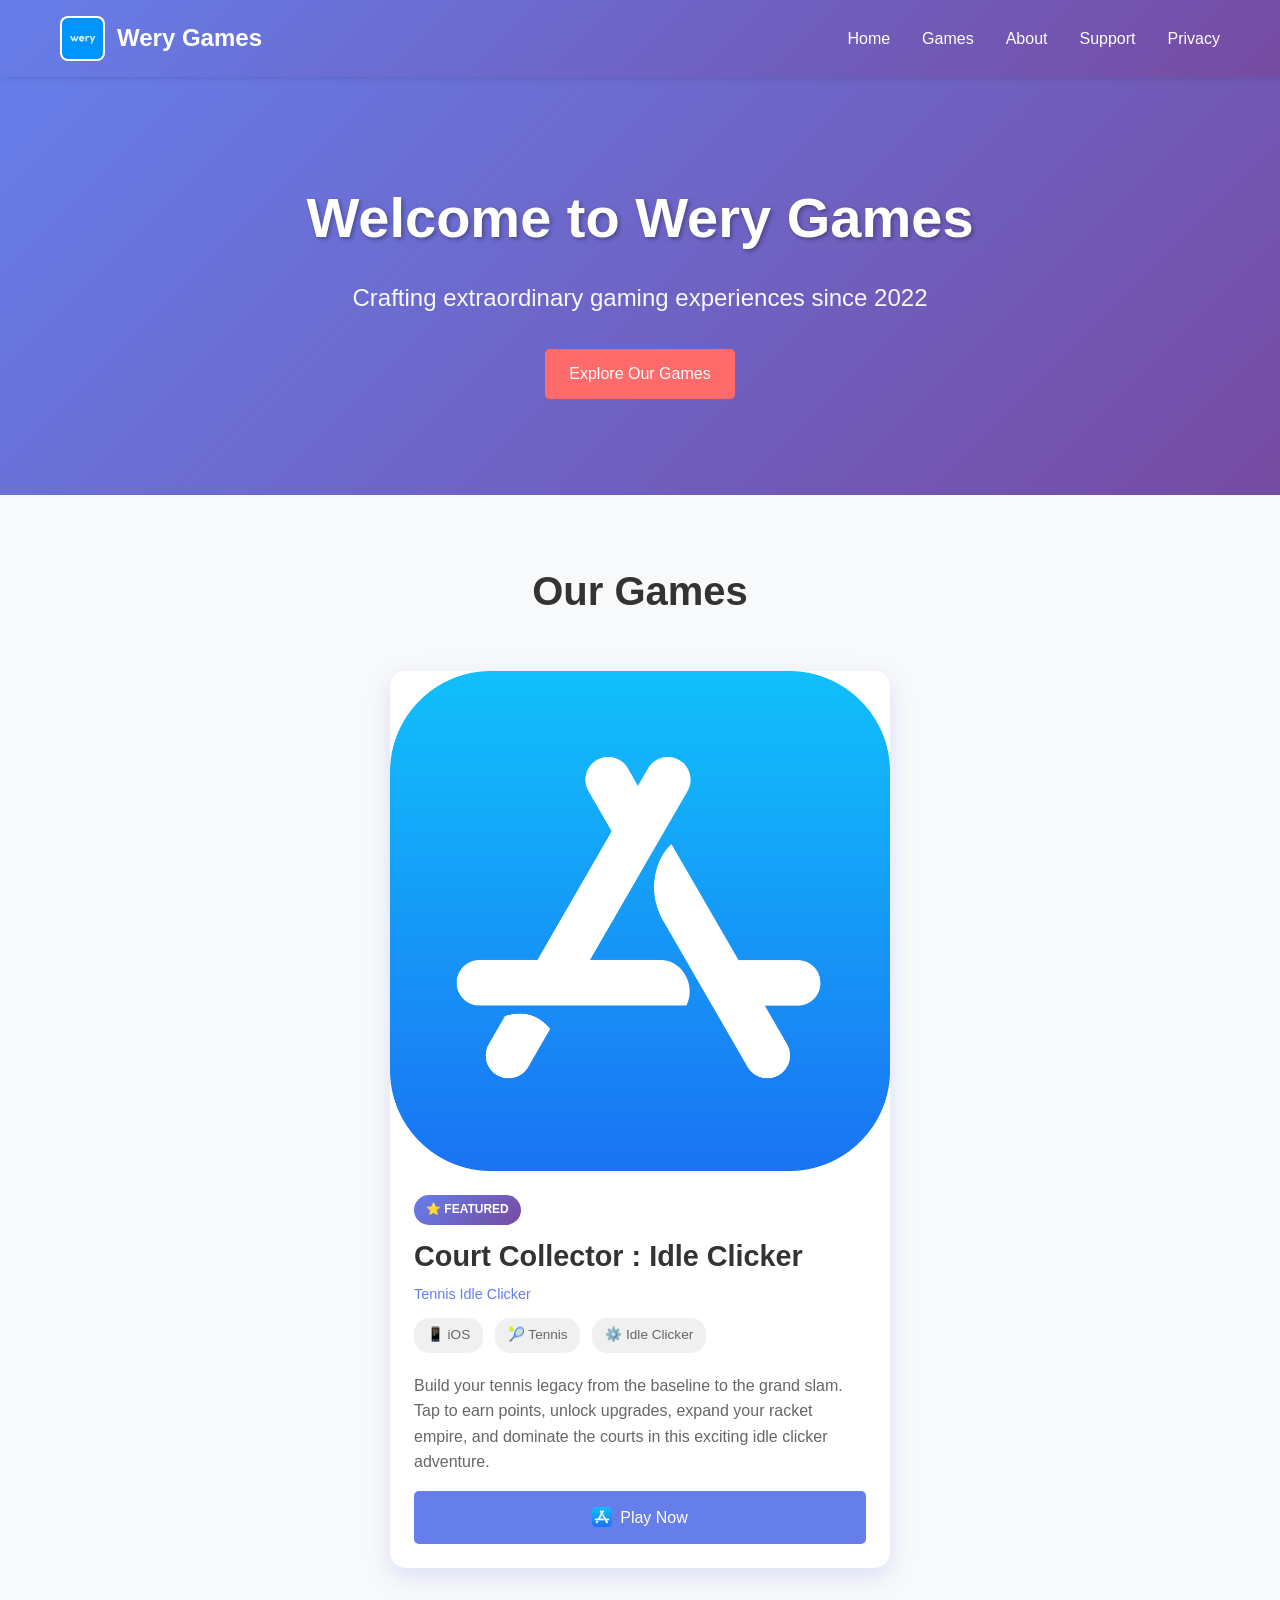
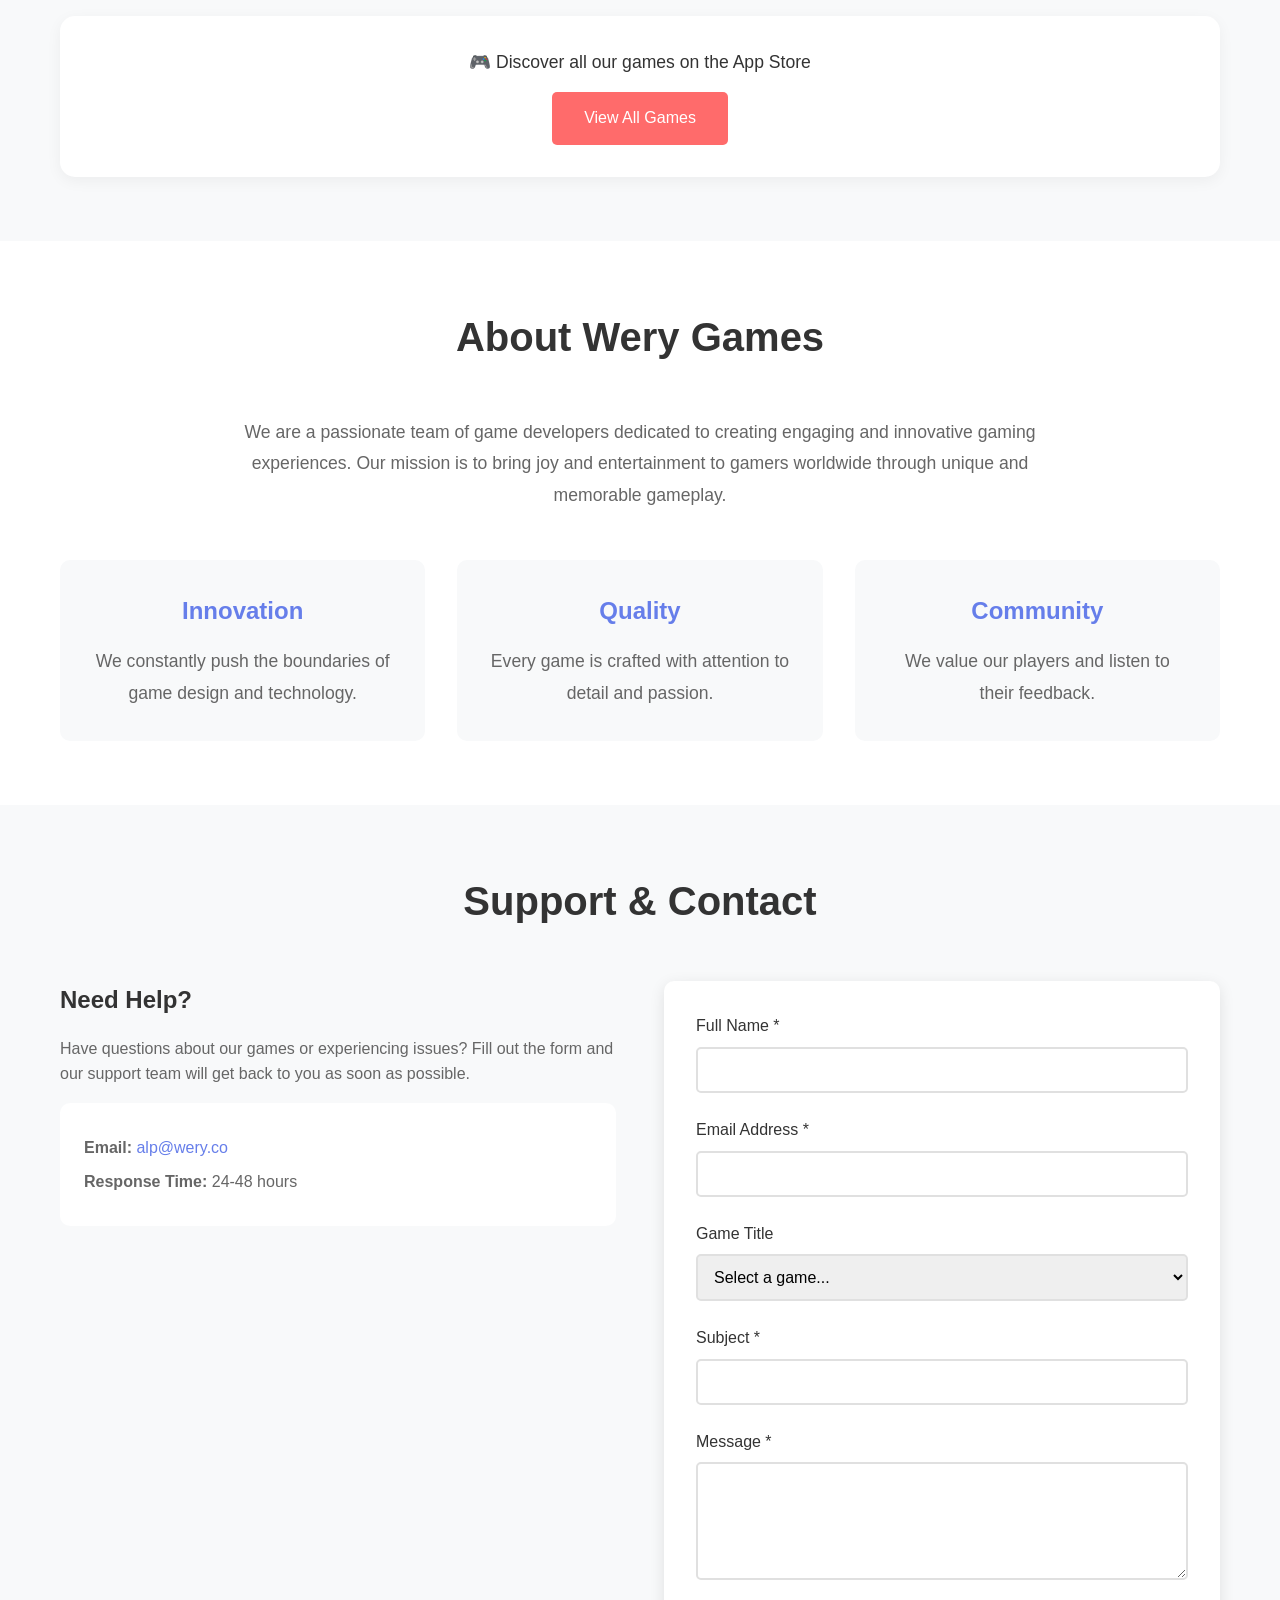
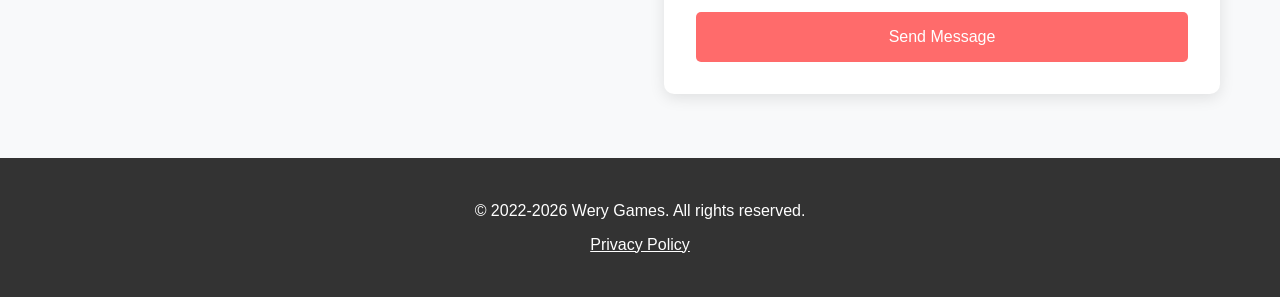
<file: index.html>
<!DOCTYPE html>
<html lang="en">
<head>
    <meta charset="UTF-8">
    <meta name="viewport" content="width=device-width, initial-scale=1.0">
    <title>Wery Games - Huemino</title>
    <link rel="stylesheet" href="styles.css">
</head>
<body>
    <!-- Navigation -->
    <nav class="navbar">
        <div class="container">
            <div class="logo">
                <img src="assets/wery_games_logo.jpeg" alt="Wery Games" class="logo-img">
                <span>Wery Games</span>
            </div>
            <button class="hamburger" id="hamburger">
                <span></span>
                <span></span>
                <span></span>
            </button>
            <ul class="nav-links" id="navLinks">
                <li><a href="#home">Home</a></li>
                <li><a href="#games">Games</a></li>
                <li><a href="#about">About</a></li>
                <li><a href="#support">Support</a></li>
                <li><a href="privacy.html">Privacy</a></li>
            </ul>
        </div>
    </nav>

    <!-- Hero Section -->
    <section id="home" class="hero">
        <div class="container">
            <div class="hero-content">
                <h1>Welcome to Wery Games</h1>
                <p>Crafting extraordinary gaming experiences since 2022</p>
                <a href="#games" class="btn btn-primary">Explore Our Games</a>
            </div>
        </div>
    </section>

    <!-- Games Section -->
    <section id="games" class="games">
        <div class="container">
            <h2>Our Games</h2>
            <div class="games-grid">
                <div class="game-card featured">
                    <div class="game-image-wrapper">
                        <img src="App_Store.png" alt="Court Collector : Idle Clicker" class="game-image">
                    </div>
                    <div class="game-card-content">
                        <span class="featured-badge">⭐ Featured</span>
                        <h3>Court Collector : Idle Clicker</h3>
                        <p class="game-subtitle">Tennis Idle Clicker</p>
                        <div class="game-features">
                            <span>📱 iOS</span>
                            <span>🎾 Tennis</span>
                            <span>⚙️ Idle Clicker</span>
                        </div>
                        <p class="game-description">Build your tennis legacy from the baseline to the grand slam. Tap to earn points, unlock upgrades, expand your racket empire, and dominate the courts in this exciting idle clicker adventure.</p>
                        <a href="https://apps.apple.com/us/app/court-collector-idle-clicker/id6821878642" class="btn btn-secondary" target="_blank">
                            <img src="App_Store.png" alt="App Store" class="store-icon">
                            Play Now
                        </a>
                    </div>
                </div>
            </div>

            <div class="more-games">
                <p>🎮 Discover all our games on the App Store</p>
                <a href="https://apps.apple.com/sb/developer/wery-games-limited/id1644559204" class="btn btn-primary" target="_blank">View All Games</a>
            </div>
        </div>
    </section>

    <!-- About Section -->
    <section id="about" class="about">
        <div class="container">
            <h2>About Wery Games</h2>
            <div class="about-content">
                <p>We are a passionate team of game developers dedicated to creating engaging and innovative gaming experiences. Our mission is to bring joy and entertainment to gamers worldwide through unique and memorable gameplay.</p>
                <div class="values">
                    <div class="value-item">
                        <h3>Innovation</h3>
                        <p>We constantly push the boundaries of game design and technology.</p>
                    </div>
                    <div class="value-item">
                        <h3>Quality</h3>
                        <p>Every game is crafted with attention to detail and passion.</p>
                    </div>
                    <div class="value-item">
                        <h3>Community</h3>
                        <p>We value our players and listen to their feedback.</p>
                    </div>
                </div>
            </div>
        </div>
    </section>

    <!-- Support Section -->
    <section id="support" class="support">
        <div class="container">
            <h2>Support & Contact</h2>
            <div class="support-container">
                <div class="support-info">
                    <h3>Need Help?</h3>
                    <p>Have questions about our games or experiencing issues? Fill out the form and our support team will get back to you as soon as possible.</p>
                    <div class="contact-info">
                        <p><strong>Email:</strong> <a href="mailto:alp@wery.co">alp@wery.co</a></p>
                        <p><strong>Response Time:</strong> 24-48 hours</p>
                    </div>
                </div>
                <form class="support-form" id="supportForm">
                    <div class="form-group">
                        <label for="name">Full Name *</label>
                        <input type="text" id="name" name="name" required>
                    </div>
                    <div class="form-group">
                        <label for="email">Email Address *</label>
                        <input type="email" id="email" name="email" required>
                    </div>
                    <div class="form-group">
                        <label for="game">Game Title</label>
                        <select id="game" name="game">
                            <option value="">Select a game...</option>
                            <option value="Court Collector : Idle Clicker">Court Collector : Idle Clicker</option>
                            <option value="Huemino">Huemino</option>
                        </select>
                    </div>
                    <div class="form-group">
                        <label for="subject">Subject *</label>
                        <input type="text" id="subject" name="subject" required>
                    </div>
                    <div class="form-group">
                        <label for="message">Message *</label>
                        <textarea id="message" name="message" rows="5" required></textarea>
                    </div>
                    <button type="submit" class="btn btn-primary">Send Message</button>
                </form>
            </div>
        </div>
    </section>

    <!-- Footer -->
    <footer class="footer">
        <div class="container">
            <p>&copy; 2022-2026 Wery Games. All rights reserved.</p>
            <p><a href="privacy.html">Privacy Policy</a></p>
        </div>
    </footer>

    <script src="script.js"></script>
</body>
</html>
</file>
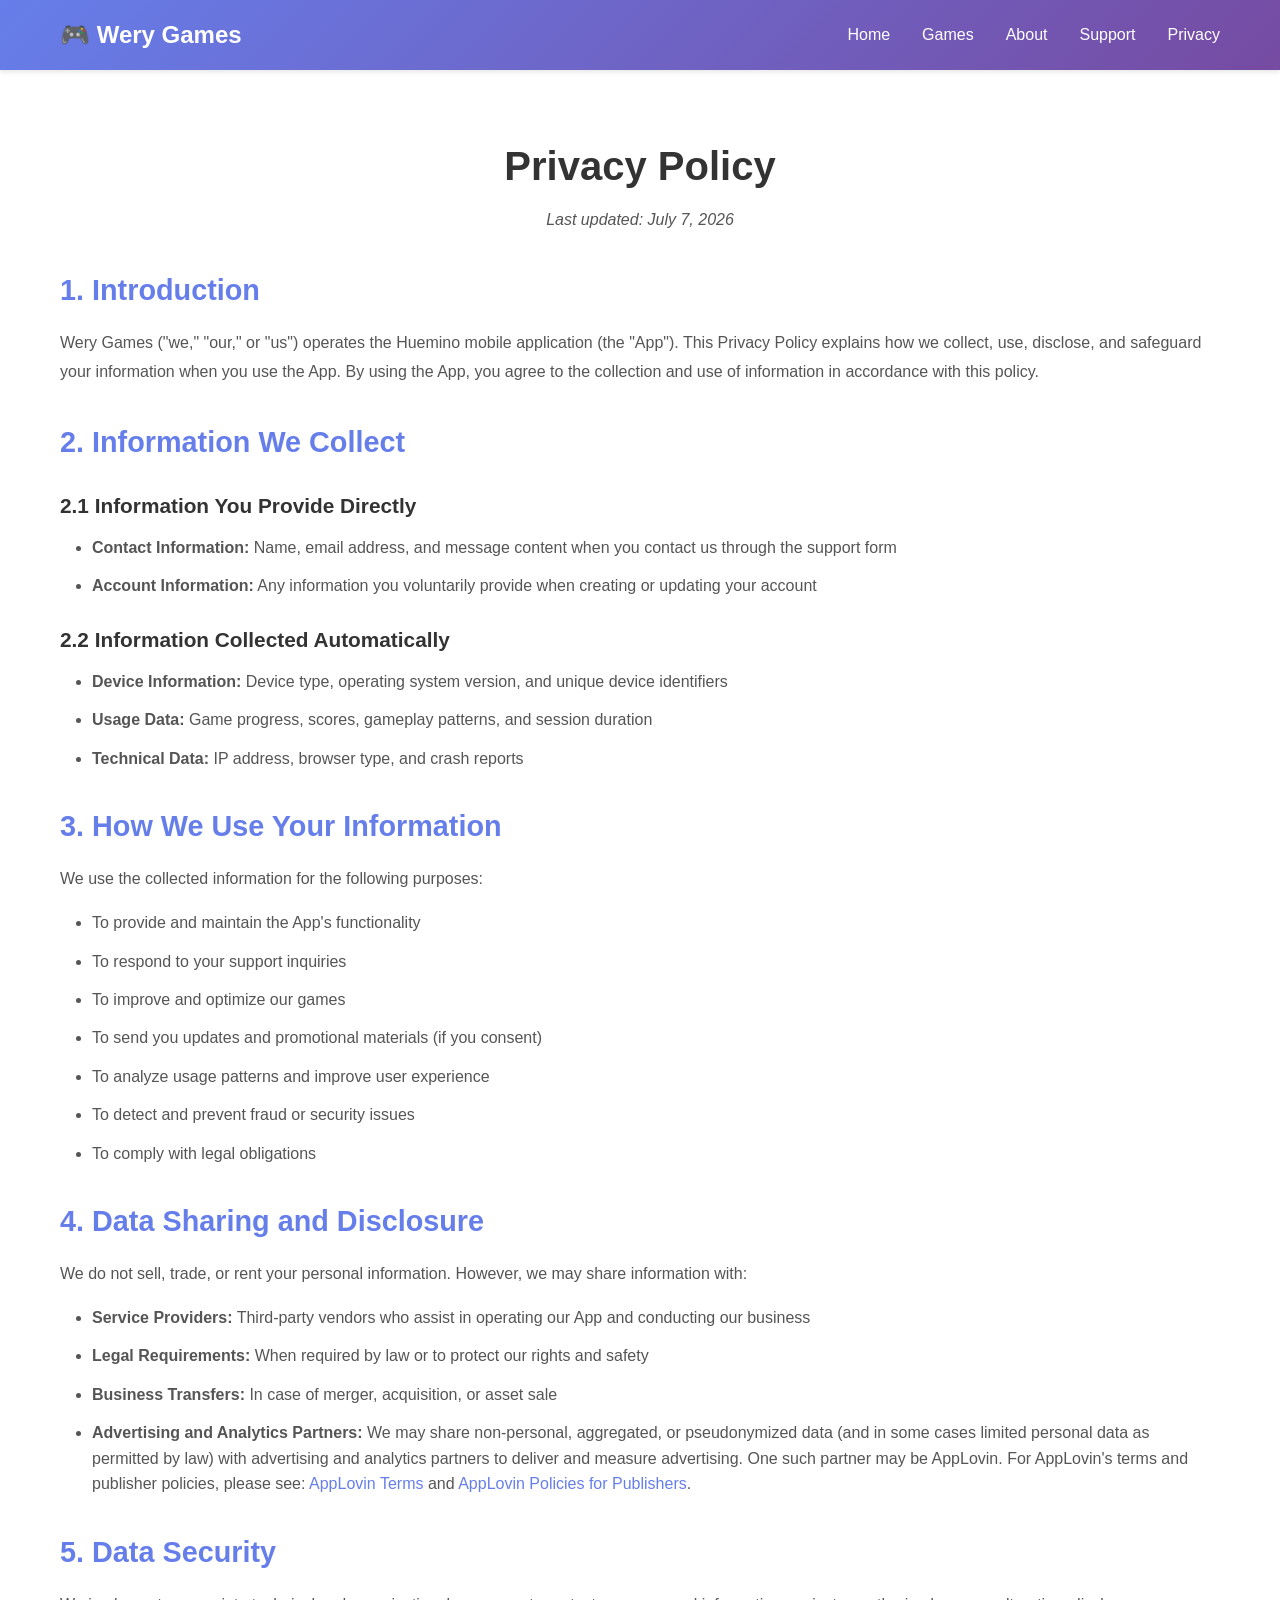
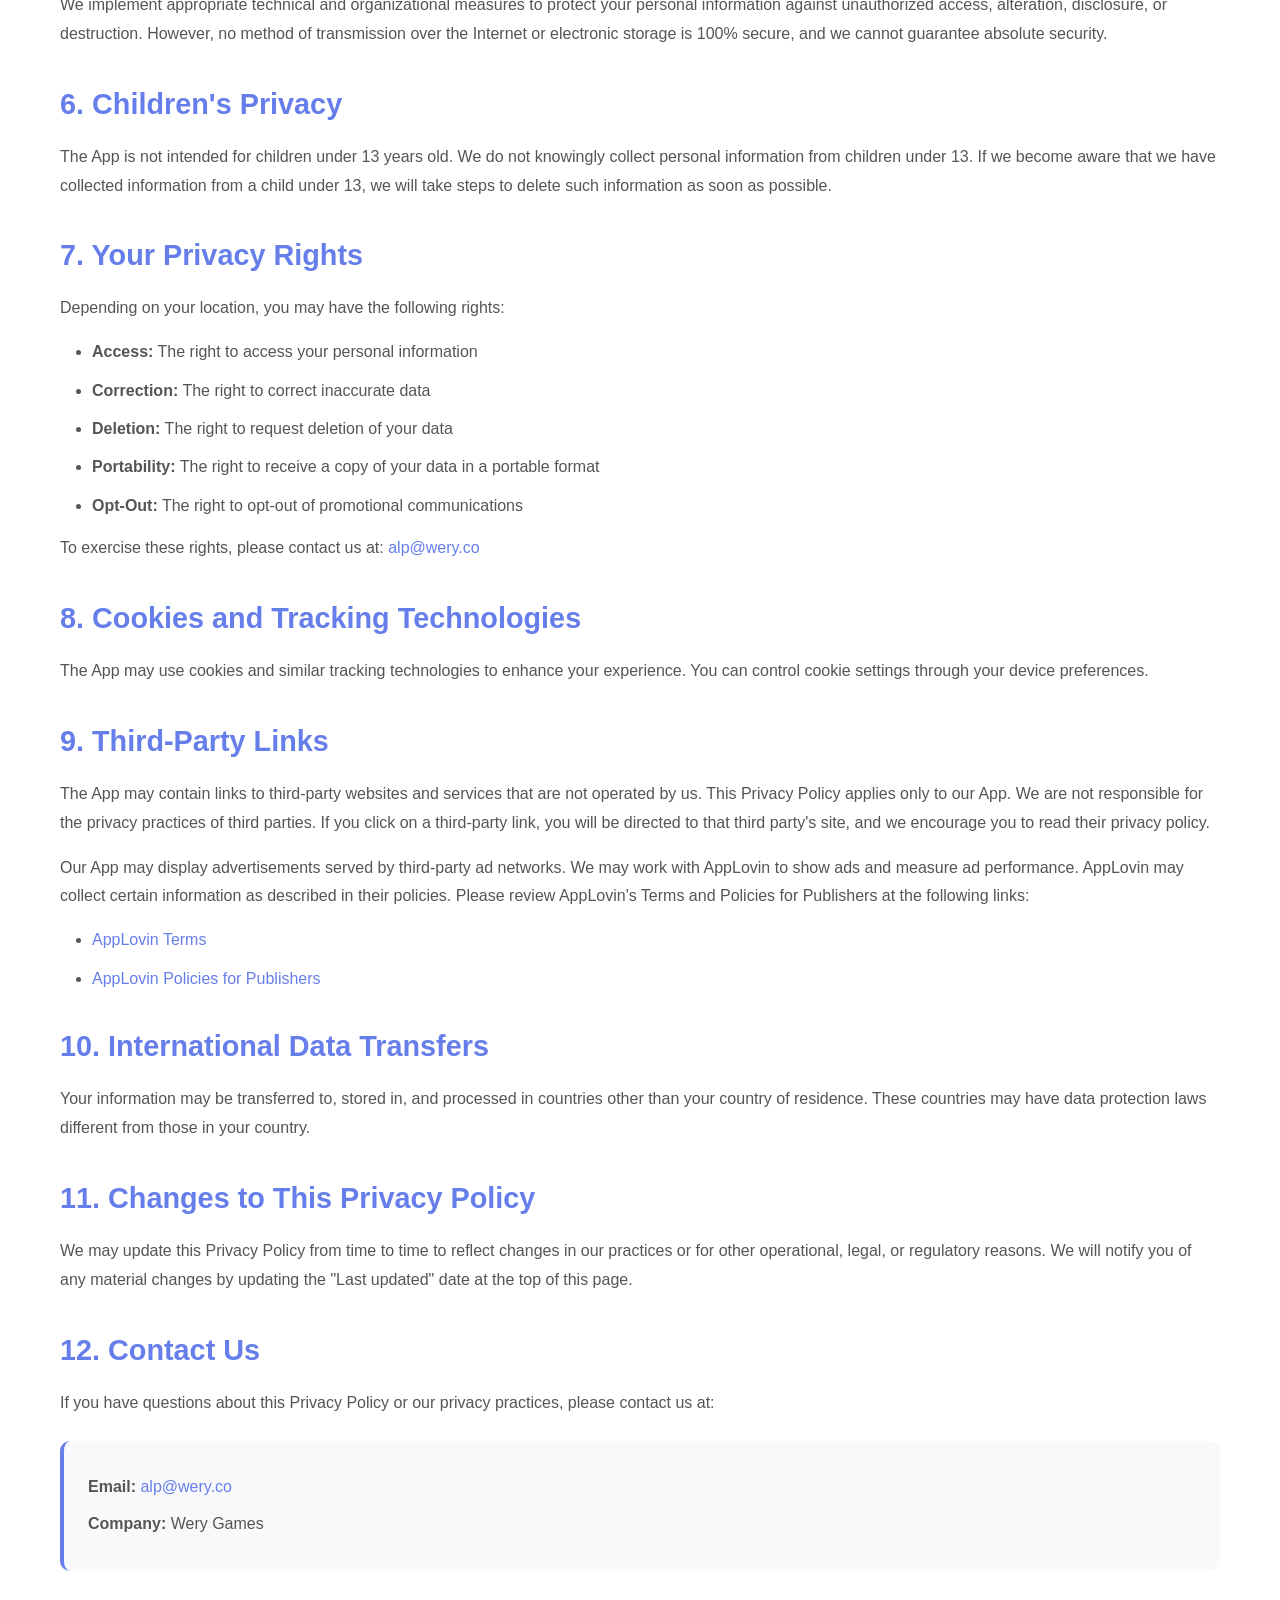
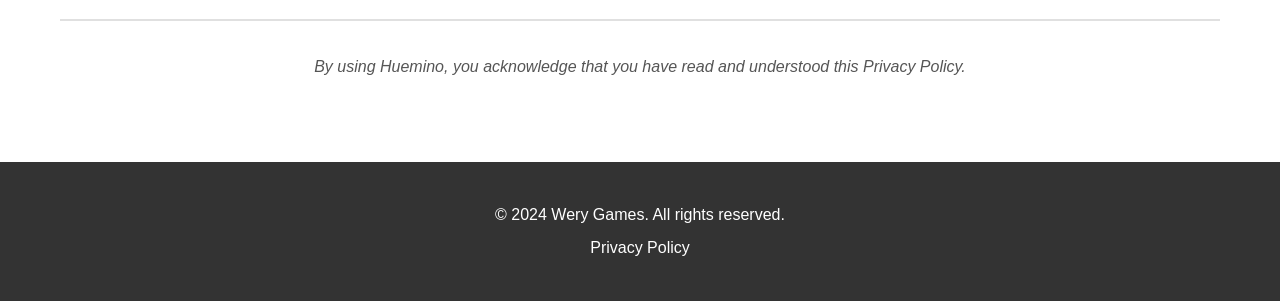
<file: privacy.html>
<!DOCTYPE html>
<html lang="en">
<head>
    <meta charset="UTF-8">
    <meta name="viewport" content="width=device-width, initial-scale=1.0">
    <title>Privacy Policy - Wery Games</title>
    <link rel="stylesheet" href="styles.css">
</head>
<body>
    <!-- Navigation -->
    <nav class="navbar">
        <div class="container">
            <div class="logo">🎮 Wery Games</div>
            <ul class="nav-links">
                <li><a href="index.html#home">Home</a></li>
                <li><a href="index.html#games">Games</a></li>
                <li><a href="index.html#about">About</a></li>
                <li><a href="index.html#support">Support</a></li>
                <li><a href="privacy.html">Privacy</a></li>
            </ul>
        </div>
    </nav>

    <!-- Privacy Policy Section -->
    <section class="privacy-section">
        <div class="container">
            <h1>Privacy Policy</h1>
            <p class="last-updated">Last updated: July 7, 2026</p>

            <h2>1. Introduction</h2>
            <p>Wery Games ("we," "our," or "us") operates the Huemino mobile application (the "App"). This Privacy Policy explains how we collect, use, disclose, and safeguard your information when you use the App. By using the App, you agree to the collection and use of information in accordance with this policy.</p>

            <h2>2. Information We Collect</h2>
            <h3>2.1 Information You Provide Directly</h3>
            <ul>
                <li><strong>Contact Information:</strong> Name, email address, and message content when you contact us through the support form</li>
                <li><strong>Account Information:</strong> Any information you voluntarily provide when creating or updating your account</li>
            </ul>

            <h3>2.2 Information Collected Automatically</h3>
            <ul>
                <li><strong>Device Information:</strong> Device type, operating system version, and unique device identifiers</li>
                <li><strong>Usage Data:</strong> Game progress, scores, gameplay patterns, and session duration</li>
                <li><strong>Technical Data:</strong> IP address, browser type, and crash reports</li>
            </ul>

            <h2>3. How We Use Your Information</h2>
            <p>We use the collected information for the following purposes:</p>
            <ul>
                <li>To provide and maintain the App's functionality</li>
                <li>To respond to your support inquiries</li>
                <li>To improve and optimize our games</li>
                <li>To send you updates and promotional materials (if you consent)</li>
                <li>To analyze usage patterns and improve user experience</li>
                <li>To detect and prevent fraud or security issues</li>
                <li>To comply with legal obligations</li>
            </ul>

            <h2>4. Data Sharing and Disclosure</h2>
            <p>We do not sell, trade, or rent your personal information. However, we may share information with:</p>
            <ul>
                <li><strong>Service Providers:</strong> Third-party vendors who assist in operating our App and conducting our business</li>
                <li><strong>Legal Requirements:</strong> When required by law or to protect our rights and safety</li>
                <li><strong>Business Transfers:</strong> In case of merger, acquisition, or asset sale</li>
                <li><strong>Advertising and Analytics Partners:</strong> We may share non-personal, aggregated, or pseudonymized data (and in some cases limited personal data as permitted by law) with advertising and analytics partners to deliver and measure advertising. One such partner may be AppLovin. For AppLovin's terms and publisher policies, please see: <a href="https://legal.applovin.com/terms/" target="_blank" rel="noopener noreferrer">AppLovin Terms</a> and <a href="https://legal.applovin.com/policies-publishers/" target="_blank" rel="noopener noreferrer">AppLovin Policies for Publishers</a>.</li>
            </ul>

            <h2>5. Data Security</h2>
            <p>We implement appropriate technical and organizational measures to protect your personal information against unauthorized access, alteration, disclosure, or destruction. However, no method of transmission over the Internet or electronic storage is 100% secure, and we cannot guarantee absolute security.</p>

            <h2>6. Children's Privacy</h2>
            <p>The App is not intended for children under 13 years old. We do not knowingly collect personal information from children under 13. If we become aware that we have collected information from a child under 13, we will take steps to delete such information as soon as possible.</p>

            <h2>7. Your Privacy Rights</h2>
            <p>Depending on your location, you may have the following rights:</p>
            <ul>
                <li><strong>Access:</strong> The right to access your personal information</li>
                <li><strong>Correction:</strong> The right to correct inaccurate data</li>
                <li><strong>Deletion:</strong> The right to request deletion of your data</li>
                <li><strong>Portability:</strong> The right to receive a copy of your data in a portable format</li>
                <li><strong>Opt-Out:</strong> The right to opt-out of promotional communications</li>
            </ul>
            <p>To exercise these rights, please contact us at: <a href="mailto:alp@wery.co">alp@wery.co</a></p>

            <h2>8. Cookies and Tracking Technologies</h2>
            <p>The App may use cookies and similar tracking technologies to enhance your experience. You can control cookie settings through your device preferences.</p>

            <h2>9. Third-Party Links</h2>
            <p>The App may contain links to third-party websites and services that are not operated by us. This Privacy Policy applies only to our App. We are not responsible for the privacy practices of third parties. If you click on a third-party link, you will be directed to that third party's site, and we encourage you to read their privacy policy.</p>
            <p>Our App may display advertisements served by third-party ad networks. We may work with AppLovin to show ads and measure ad performance. AppLovin may collect certain information as described in their policies. Please review AppLovin's Terms and Policies for Publishers at the following links:</p>
            <ul>
                <li><a href="https://legal.applovin.com/terms/" target="_blank" rel="noopener noreferrer">AppLovin Terms</a></li>
                <li><a href="https://legal.applovin.com/policies-publishers/" target="_blank" rel="noopener noreferrer">AppLovin Policies for Publishers</a></li>
            </ul>

            <h2>10. International Data Transfers</h2>
            <p>Your information may be transferred to, stored in, and processed in countries other than your country of residence. These countries may have data protection laws different from those in your country.</p>

            <h2>11. Changes to This Privacy Policy</h2>
            <p>We may update this Privacy Policy from time to time to reflect changes in our practices or for other operational, legal, or regulatory reasons. We will notify you of any material changes by updating the "Last updated" date at the top of this page.</p>

            <h2>12. Contact Us</h2>
            <p>If you have questions about this Privacy Policy or our privacy practices, please contact us at:</p>
            <div class="contact-box">
                <p><strong>Email:</strong> <a href="mailto:alp@wery.co">alp@wery.co</a></p>
                <p><strong>Company:</strong> Wery Games</p>
            </div>

            <p class="footer-note">By using Huemino, you acknowledge that you have read and understood this Privacy Policy.</p>
        </div>
    </section>

    <!-- Footer -->
    <footer class="footer">
        <div class="container">
            <p>&copy; 2024 Wery Games. All rights reserved.</p>
            <p><a href="privacy.html" style="color: white; text-decoration: none;">Privacy Policy</a></p>
        </div>
    </footer>
</body>
</html>
</file>
<file: styles.css>
* {
    margin: 0;
    padding: 0;
    box-sizing: border-box;
}

body {
    font-family: 'Segoe UI', Tahoma, Geneva, Verdana, sans-serif;
    line-height: 1.6;
    color: #333;
}

.container {
    max-width: 1200px;
    margin: 0 auto;
    padding: 0 20px;
}

/* Navigation */
.navbar {
    background: linear-gradient(135deg, #667eea 0%, #764ba2 100%);
    color: white;
    padding: 1rem 0;
    position: sticky;
    top: 0;
    z-index: 100;
    box-shadow: 0 2px 5px rgba(0,0,0,0.1);
}

.navbar .container {
    display: flex;
    justify-content: space-between;
    align-items: center;
}

.logo {
    display: flex;
    align-items: center;
    gap: 0.75rem;
    font-size: 1.5rem;
    font-weight: bold;
}

.logo-img {
    width: 45px;
    height: 45px;
    border-radius: 8px;
    object-fit: cover;
    background: white;
    padding: 2px;
}

.nav-links {
    list-style: none;
    display: flex;
    gap: 2rem;
}

.nav-links a {
    color: white;
    text-decoration: none;
    transition: opacity 0.3s;
}

.nav-links a:hover {
    opacity: 0.8;
}

/* Hamburger Menu */
.hamburger {
    display: none;
    flex-direction: column;
    background: none;
    border: none;
    cursor: pointer;
    padding: 0.5rem;
}

.hamburger span {
    width: 25px;
    height: 3px;
    background: white;
    margin: 5px 0;
    transition: all 0.3s;
    border-radius: 2px;
}

.hamburger.active span:nth-child(1) {
    transform: rotate(45deg) translate(10px, 10px);
}

.hamburger.active span:nth-child(2) {
    opacity: 0;
}

.hamburger.active span:nth-child(3) {
    transform: rotate(-45deg) translate(7px, -7px);
}

/* Hero Section */
.hero {
    background: linear-gradient(135deg, #667eea 0%, #764ba2 100%);
    color: white;
    padding: 6rem 0;
    text-align: center;
}

.hero-content h1 {
    font-size: 3.5rem;
    margin-bottom: 1rem;
    text-shadow: 2px 2px 4px rgba(0,0,0,0.3);
}

.hero-content p {
    font-size: 1.5rem;
    margin-bottom: 2rem;
    opacity: 0.95;
}

/* Buttons */
.btn {
    display: inline-block;
    padding: 0.75rem 1.5rem;
    border-radius: 5px;
    text-decoration: none;
    transition: all 0.3s;
    border: none;
    cursor: pointer;
    font-size: 1rem;
    font-weight: 500;
}

.btn-primary {
    background: #ff6b6b;
    color: white;
}

.btn-primary:hover {
    background: #ff5252;
    transform: translateY(-2px);
    box-shadow: 0 5px 15px rgba(255, 107, 107, 0.4);
}

.btn-secondary {
    background: #667eea;
    color: white;
    display: flex;
    align-items: center;
    gap: 0.5rem;
    justify-content: center;
}

.btn-secondary:hover {
    background: #764ba2;
    transform: translateY(-2px);
}

/* Games Section */
.games {
    padding: 4rem 0;
    background: #f8f9fa;
}

.games h2 {
    text-align: center;
    font-size: 2.5rem;
    margin-bottom: 3rem;
    color: #333;
}

.games-grid {
    display: grid;
    grid-template-columns: repeat(auto-fit, minmax(320px, 1fr));
    gap: 2rem;
    max-width: 500px;
    margin: 0 auto 3rem;
}

.game-card {
    background: white;
    border-radius: 15px;
    overflow: hidden;
    box-shadow: 0 4px 15px rgba(0,0,0,0.1);
    transition: transform 0.3s, box-shadow 0.3s;
}

.game-card.featured {
    box-shadow: 0 8px 25px rgba(102, 126, 234, 0.2);
}

.game-card:hover {
    transform: translateY(-10px);
    box-shadow: 0 8px 25px rgba(0,0,0,0.15);
}

.game-card.featured:hover {
    box-shadow: 0 12px 35px rgba(102, 126, 234, 0.3);
}

.game-image-wrapper {
    position: relative;
    width: 100%;
    padding-bottom: 100%;
    overflow: hidden;
}

.game-image {
    position: absolute;
    top: 0;
    left: 0;
    width: 100%;
    height: 100%;
    object-fit: cover;
    display: block;
}

.game-card-content {
    padding: 1.5rem;
    position: relative;
}

.featured-badge {
    display: inline-block;
    background: linear-gradient(135deg, #667eea 0%, #764ba2 100%);
    color: white;
    padding: 0.35rem 0.75rem;
    border-radius: 20px;
    font-size: 0.75rem;
    font-weight: 600;
    margin-bottom: 0.5rem;
    text-transform: uppercase;
}

.game-card h3 {
    color: #333;
    font-size: 1.8rem;
    margin-bottom: 0.25rem;
}

.game-subtitle {
    color: #667eea;
    font-size: 0.9rem;
    font-weight: 500;
    margin-bottom: 0.75rem;
}

.game-description {
    color: #666;
    margin-bottom: 1rem;
    line-height: 1.6;
}

.game-features {
    display: flex;
    gap: 0.75rem;
    flex-wrap: wrap;
    margin-bottom: 1.25rem;
}

.game-features span {
    background: #f0f0f0;
    padding: 0.4rem 0.8rem;
    border-radius: 15px;
    font-size: 0.85rem;
    color: #666;
}

.game-card .btn {
    width: 100%;
    padding: 0.85rem 1.5rem;
}

.store-icon {
    width: 20px;
    height: 20px;
    object-fit: contain;
}

.more-games {
    text-align: center;
    margin-top: 2rem;
    padding: 2rem;
    background: white;
    border-radius: 15px;
    box-shadow: 0 4px 15px rgba(0,0,0,0.05);
}

.more-games p {
    margin-bottom: 1rem;
    font-size: 1.1rem;
    color: #333;
    font-weight: 500;
}

.more-games .btn {
    width: auto;
    padding: 0.85rem 2rem;
}

/* About Section */
.about {
    padding: 4rem 0;
}

.about h2 {
    text-align: center;
    font-size: 2.5rem;
    margin-bottom: 3rem;
    color: #333;
}

.about-content p {
    text-align: center;
    font-size: 1.1rem;
    color: #666;
    margin-bottom: 3rem;
    max-width: 800px;
    margin-left: auto;
    margin-right: auto;
    line-height: 1.8;
}

.values {
    display: grid;
    grid-template-columns: repeat(auto-fit, minmax(250px, 1fr));
    gap: 2rem;
}

.value-item {
    text-align: center;
    padding: 2rem;
    background: #f8f9fa;
    border-radius: 10px;
}

.value-item h3 {
    color: #667eea;
    margin-bottom: 1rem;
    font-size: 1.5rem;
}

.value-item p {
    color: #666;
    margin: 0;
}

/* Support Section */
.support {
    padding: 4rem 0;
    background: #f8f9fa;
}

.support h2 {
    text-align: center;
    font-size: 2.5rem;
    margin-bottom: 3rem;
    color: #333;
}

.support-container {
    display: grid;
    grid-template-columns: 1fr 1fr;
    gap: 3rem;
    align-items: start;
}

.support-info h3 {
    font-size: 1.5rem;
    margin-bottom: 1rem;
    color: #333;
}

.support-info p {
    color: #666;
    margin-bottom: 1rem;
}

.contact-info {
    background: white;
    padding: 1.5rem;
    border-radius: 10px;
    margin-top: 1rem;
}

.contact-info p {
    margin: 0.5rem 0;
}

.contact-info a {
    color: #667eea;
    text-decoration: none;
}

.contact-info a:hover {
    text-decoration: underline;
}

/* Support Form */
.support-form {
    background: white;
    padding: 2rem;
    border-radius: 10px;
    box-shadow: 0 4px 15px rgba(0,0,0,0.1);
}

.form-group {
    margin-bottom: 1.5rem;
}

.form-group label {
    display: block;
    margin-bottom: 0.5rem;
    color: #333;
    font-weight: 500;
}

.form-group input,
.form-group select,
.form-group textarea {
    width: 100%;
    padding: 0.75rem;
    border: 2px solid #e0e0e0;
    border-radius: 5px;
    font-family: inherit;
    font-size: 1rem;
    transition: border-color 0.3s;
}

.form-group input:focus,
.form-group select:focus,
.form-group textarea:focus {
    outline: none;
    border-color: #667eea;
}

.form-group textarea {
    resize: vertical;
}

.support-form .btn {
    width: 100%;
    padding: 1rem;
    font-size: 1rem;
}

/* Privacy Policy Section */
.privacy-section {
    padding: 4rem 0;
    background: white;
}

.privacy-section h1 {
    text-align: center;
    font-size: 2.5rem;
    margin-bottom: 0.5rem;
    color: #333;
}

.privacy-section h2 {
    font-size: 1.8rem;
    margin-top: 2rem;
    margin-bottom: 1rem;
    color: #667eea;
}

.privacy-section h3 {
    font-size: 1.3rem;
    margin-top: 1.5rem;
    margin-bottom: 0.8rem;
    color: #333;
}

.privacy-section p {
    font-size: 1rem;
    margin-bottom: 1rem;
    color: #555;
    line-height: 1.8;
}

.privacy-section ul {
    margin-bottom: 1rem;
    padding-left: 2rem;
}

.privacy-section ul li {
    margin-bottom: 0.8rem;
    color: #555;
}

.privacy-section a {
    color: #667eea;
    text-decoration: none;
}

.privacy-section a:hover {
    text-decoration: underline;
}

.last-updated {
    text-align: center;
    color: #999;
    font-style: italic;
    margin-bottom: 2rem;
}

.contact-box {
    background: #f8f9fa;
    padding: 1.5rem;
    border-radius: 10px;
    margin: 1.5rem 0;
    border-left: 4px solid #667eea;
}

.contact-box p {
    margin: 0.5rem 0;
}

.footer-note {
    text-align: center;
    font-style: italic;
    color: #999;
    margin-top: 3rem;
    padding-top: 2rem;
    border-top: 2px solid #e0e0e0;
}

/* Footer */
.footer {
    background: #333;
    color: white;
    text-align: center;
    padding: 2rem 0;
}

.footer p {
    margin: 0.5rem 0;
}

.footer a {
    color: white;
}

/* Responsive Design */
@media (max-width: 768px) {
    .hero-content h1 {
        font-size: 2rem;
    }

    .hero-content p {
        font-size: 1rem;
    }

    .nav-links {
        display: none;
        position: absolute;
        top: 60px;
        left: 0;
        right: 0;
        flex-direction: column;
        background: linear-gradient(135deg, #667eea 0%, #764ba2 100%);
        gap: 0;
        padding: 1rem 0;
        box-shadow: 0 5px 15px rgba(0,0,0,0.2);
    }

    .nav-links.active {
        display: flex;
    }

    .nav-links li {
        padding: 0;
    }

    .nav-links a {
        display: block;
        padding: 1rem 1.5rem;
        border-bottom: 1px solid rgba(255,255,255,0.1);
    }

    .hamburger {
        display: flex;
    }

    .games h2,
    .about h2,
    .support h2,
    .privacy-section h1 {
        font-size: 2rem;
    }

    .privacy-section h2 {
        font-size: 1.5rem;
    }

    .support-container {
        grid-template-columns: 1fr;
    }

    .games-grid {
        max-width: 100%;
    }

    .game-card-content {
        padding: 1.25rem;
    }

    .game-card h3 {
        font-size: 1.5rem;
    }

    .logo span {
        font-size: 1.2rem;
    }

    .logo-img {
        width: 40px;
        height: 40px;
    }

    .more-games {
        margin-top: 2rem;
    }
}

@media (max-width: 480px) {
    .hero {
        padding: 3rem 0;
    }

    .hero-content h1 {
        font-size: 1.5rem;
    }

    .hero-content p {
        font-size: 0.9rem;
    }

    .navbar {
        padding: 0.75rem 0;
    }

    .logo {
        gap: 0.5rem;
    }

    .logo-img {
        width: 35px;
        height: 35px;
    }

    .logo span {
        font-size: 1rem;
    }

    .games h2,
    .about h2,
    .support h2 {
        font-size: 1.5rem;
        margin-bottom: 1.5rem;
    }

    .game-card-content {
        padding: 1rem;
    }

    .game-card h3 {
        font-size: 1.3rem;
    }

    .game-description {
        font-size: 0.9rem;
    }

    .game-features {
        margin-bottom: 1rem;
    }

    .btn {
        padding: 0.65rem 1.25rem;
        font-size: 0.9rem;
    }

    .values {
        grid-template-columns: 1fr;
        gap: 1.5rem;
    }

    .value-item {
        padding: 1.5rem;
    }

    .support-form {
        padding: 1.5rem;
    }
}
</file>
